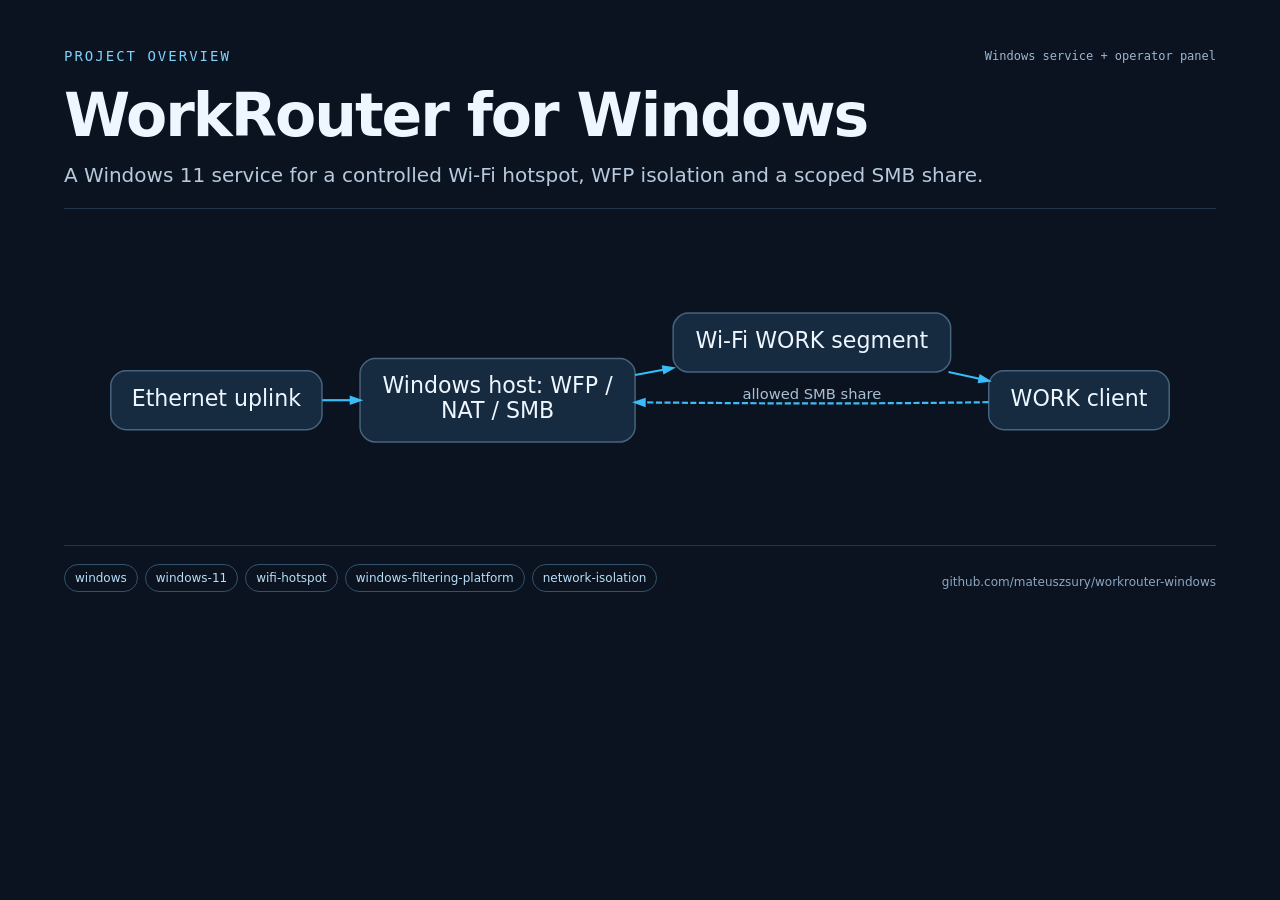
<file: docs/assets/presentation/social-preview.source.html>
<!doctype html><html lang="en"><meta charset="utf-8"><meta name="robots" content="noindex"><title>WorkRouter for Windows — project overview</title><style>
*{box-sizing:border-box}html,body{margin:0;width:1280px;height:640px;background:#0b1220;color:#eef6ff;font-family:"DejaVu Sans",sans-serif}body{padding:48px 64px;display:grid;grid-template-rows:auto auto 1fr auto;gap:18px}header{display:flex;align-items:center;justify-content:space-between;gap:24px;color:#7dd3fc;font:14px "DejaVu Sans Mono",monospace;letter-spacing:2px}header b{font-weight:normal;color:#9fb6cd;font-size:12px;text-align:right;letter-spacing:0}h1{font-size:60px;line-height:1.12;margin:0;letter-spacing:-2px;max-width:1152px}p{font-size:20px;line-height:1.45;color:#b7cadc;margin:12px 0 0;max-width:1100px}figure{margin:0;display:flex;align-items:center;justify-content:center;min-height:0;border-top:1px solid #24364c;border-bottom:1px solid #24364c;padding:14px 0}figure img{max-height:238px;max-width:1140px;object-fit:contain}footer{display:flex;align-items:flex-end;justify-content:space-between;gap:22px;font-size:12px;color:#8da6bf}.tags{display:flex;flex-wrap:wrap;gap:7px;max-width:720px}.tags span{border:1px solid #33536d;border-radius:999px;padding:6px 10px;color:#b8dff5}.credit{max-width:460px;text-align:right;overflow-wrap:anywhere;line-height:1.6}
</style><header><span>PROJECT OVERVIEW</span><b>Windows service + operator panel</b></header><section><h1>WorkRouter for Windows</h1><p>A Windows 11 service for a controlled Wi-Fi hotspot, WFP isolation and a scoped SMB share.</p></section><figure><img src="social-diagram.svg" alt="Network topology overview. ICS visibility is best-effort; client-to-client isolation and HTTPS decryption are not promised."></figure><footer><div class="tags"><span>windows</span><span>windows-11</span><span>wifi-hotspot</span><span>windows-filtering-platform</span><span>network-isolation</span></div><div class="credit">github.com/mateuszsury/workrouter-windows</div></footer></html>
</file>
